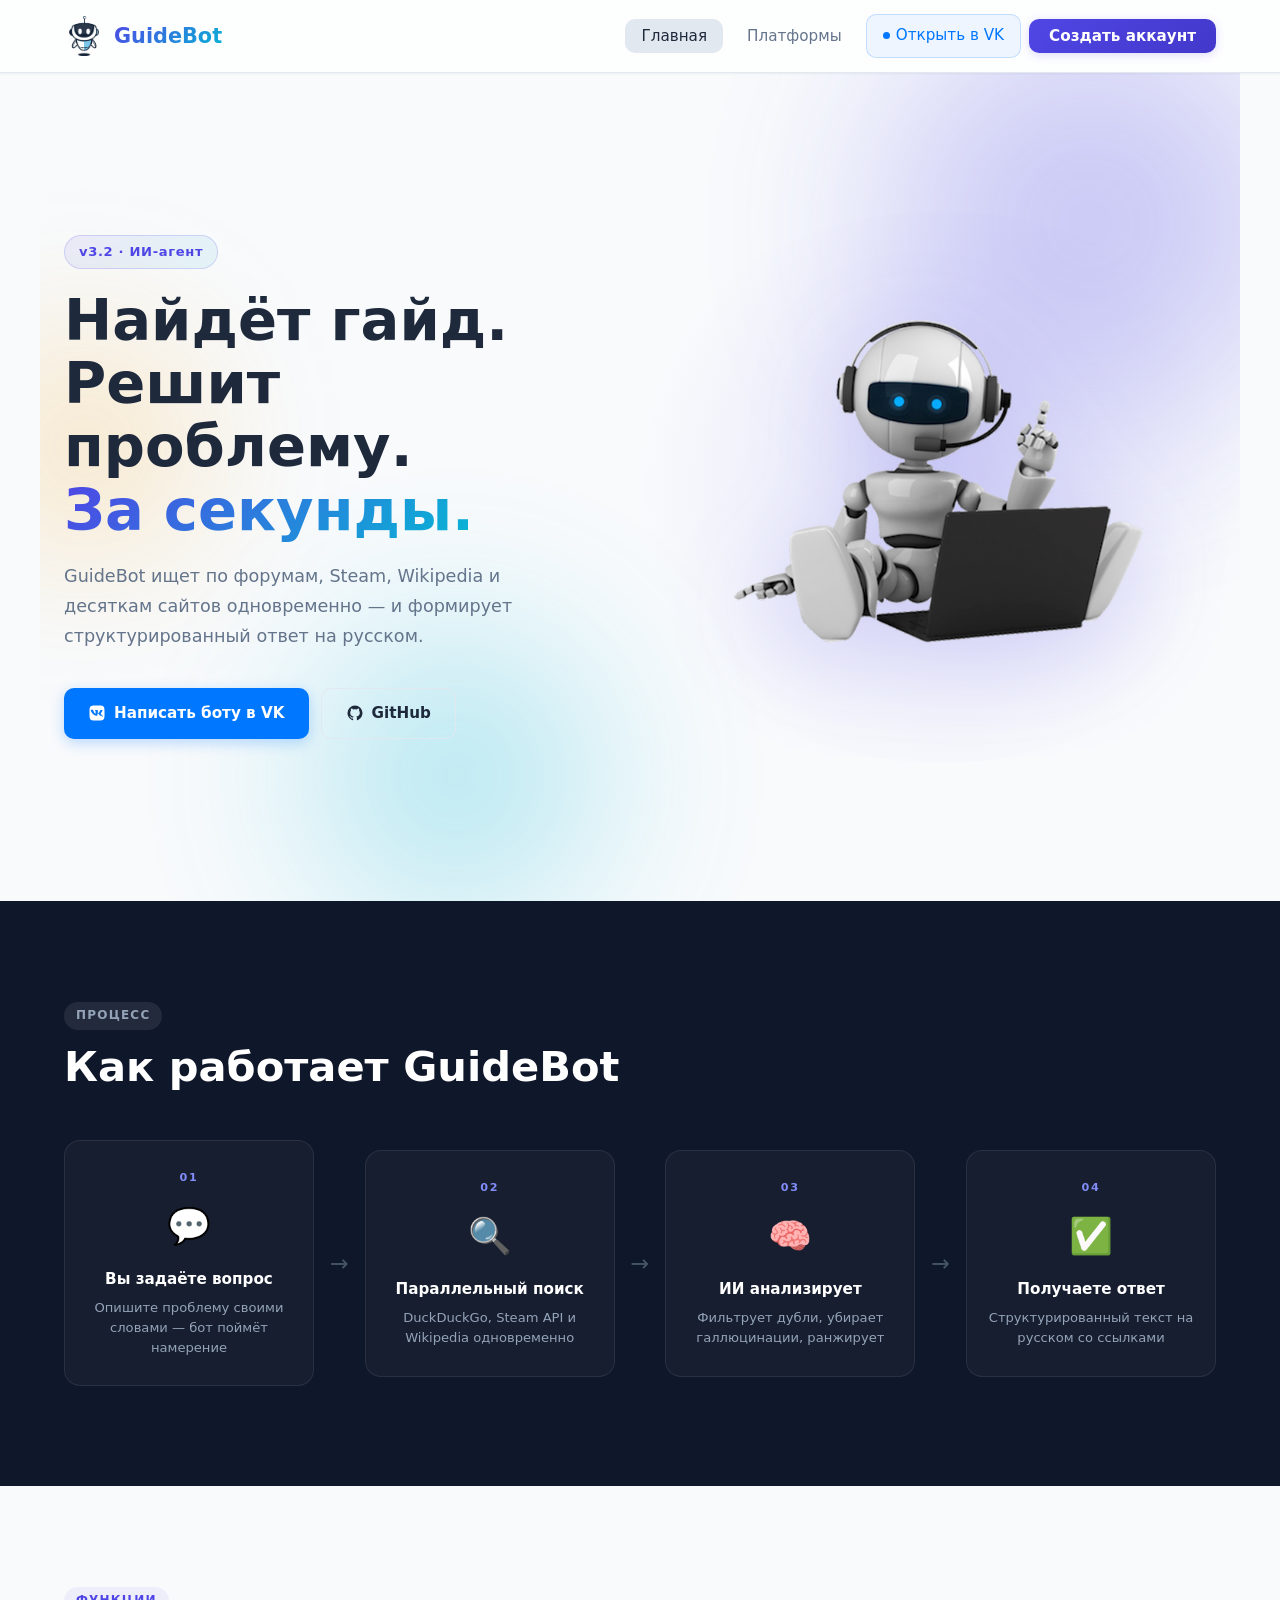
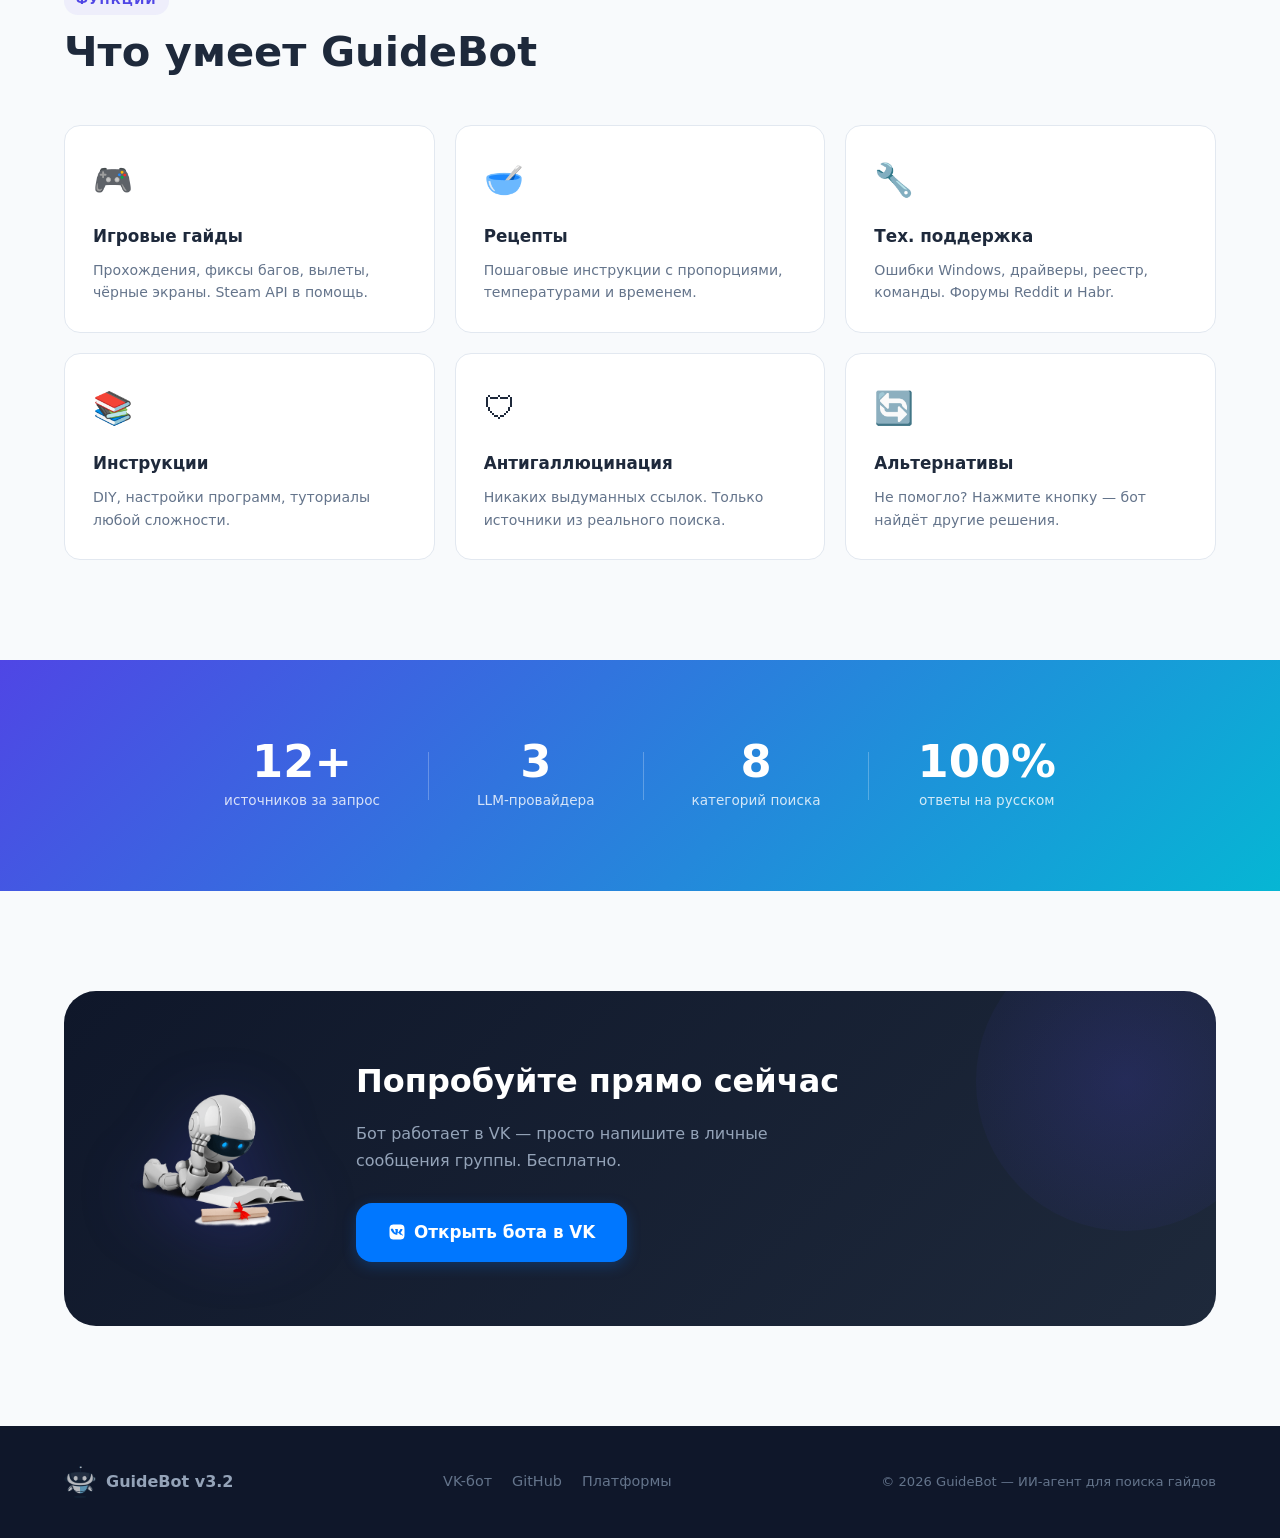
<file: index.html>
<!-- index.html -->
<!DOCTYPE html>
<html lang="ru">
<head>
    <meta charset="UTF-8">
    <meta name="viewport" content="width=device-width, initial-scale=1.0">
    <meta name="description" content="GuideBot — ИИ-агент для поиска гайдов, инструкций, рецептов и решений технических проблем. Работает в VK.">
    <meta name="author" content="DiDeLaoHua">
    <meta property="og:title" content="GuideBot v3.2 — ИИ-агент для гайдов">
    <meta property="og:description" content="Умный бот для VK — найдёт гайд, инструкцию или решение за секунды.">
    <meta property="og:type" content="website">
    <meta property="og:url" content="https://didelaohua.github.io/Guidebot/">
    <meta property="og:image" content="images/ai-mascot.png">
    <title>GuideBot — ИИ-агент для гайдов</title>
    <link rel="icon" href="images/ai-mascot.png" type="image/png">
    <link rel="stylesheet" href="css/style.css">
</head>
<body>

    <!-- Шапка -->
    <header class="site-header">
        <nav class="main-nav">
            <a href="index.html" class="logo">
                <img src="images/ai-mascot.png" alt="GuideBot" class="logo-img" loading="lazy">
                <span class="logo-text">GuideBot</span>
            </a>
            <ul class="nav-list">
                <li><a href="index.html" class="nav-link active">Главная</a></li>
                <li><a href="referrals.html" class="nav-link">Платформы</a></li>
                <li><a href="https://vk.com/club237806063" class="nav-link nav-vk" target="_blank" rel="noopener">
                    <span class="vk-dot"></span>Открыть в VK
                </a></li>
                <li><a href="register.html" class="nav-link nav-register">Создать аккаунт</a></li>
            </ul>
            <button class="mobile-menu-btn" aria-label="Открыть меню">&#9776;</button>
        </nav>
    </header>

    <main>

        <!-- Герой -->
        <section class="hero">
            <div class="hero-bg">
                <div class="hero-orb orb-1"></div>
                <div class="hero-orb orb-2"></div>
                <div class="hero-orb orb-3"></div>
            </div>
            <div class="hero-content">
                <div class="hero-badge">v3.2 · ИИ-агент</div>
                <h1 class="hero-title">
                    Найдёт гайд.<br>
                    Решит проблему.<br>
                    <span class="hero-title-accent">За секунды.</span>
                </h1>
                <p class="hero-subtitle">
                    GuideBot ищет по форумам, Steam, Wikipedia и десяткам сайтов
                    одновременно — и формирует структурированный ответ на русском.
                </p>
                <div class="hero-buttons">
                    <a href="https://vk.com/club237806063" class="btn btn-vk" target="_blank" rel="noopener">
                        <svg class="btn-icon" viewBox="0 0 24 24" fill="currentColor"><path d="M15.07 2H8.93C3.33 2 2 3.33 2 8.93v6.14C2 20.67 3.33 22 8.93 22h6.14C20.67 22 22 20.67 22 15.07V8.93C22 3.33 20.67 2 15.07 2zm3.08 13.5h-1.71c-.64 0-.84-.51-2-1.67-1-.98-1.44-.98-1.69-.98s-.24.04-.24.6v1.5c0 .44-.14.7-1.3.7-1.91 0-4.03-1.16-5.52-3.32C4.35 10.43 3.77 8.6 3.77 8.2c0-.25.09-.48.6-.48h1.71c.45 0 .62.2.79.67.87 2.53 2.33 4.74 2.93 4.74.22 0 .32-.1.32-.65V10.1c-.07-1.17-.68-1.27-.68-1.69 0-.2.17-.4.44-.4h2.7c.38 0 .51.2.51.63v3.4c0 .38.17.51.28.51.22 0 .41-.13.82-.54 1.27-1.42 2.18-3.61 2.18-3.61.12-.25.33-.48.79-.48h1.71c.51 0 .62.26.51.63-.21.99-2.29 3.91-2.29 3.91-.18.29-.25.42 0 .74.18.25.78.77 1.17 1.23.73.84 1.29 1.54 1.44 2.03.12.44-.11.67-.57.67z"/></svg>
                        Написать боту в VK
                    </a>
                    <a href="https://github.com/DiDeLaoHua/Guidebot" class="btn btn-ghost" target="_blank" rel="noopener">
                        <svg class="btn-icon" viewBox="0 0 24 24" fill="currentColor"><path d="M12 2A10 10 0 002 12c0 4.42 2.87 8.17 6.84 9.5.5.08.66-.23.66-.5v-1.69c-2.77.6-3.36-1.34-3.36-1.34-.46-1.16-1.11-1.47-1.11-1.47-.91-.62.07-.6.07-.6 1 .07 1.53 1.03 1.53 1.03.87 1.52 2.34 1.07 2.91.83.09-.65.35-1.09.63-1.34-2.22-.25-4.55-1.11-4.55-4.92 0-1.11.38-2 1.03-2.71-.1-.25-.45-1.29.1-2.64 0 0 .84-.27 2.75 1.02.79-.22 1.65-.33 2.5-.33.85 0 1.71.11 2.5.33 1.91-1.29 2.75-1.02 2.75-1.02.55 1.35.2 2.39.1 2.64.65.71 1.03 1.6 1.03 2.71 0 3.82-2.34 4.66-4.57 4.91.36.31.69.92.69 1.85V21c0 .27.16.59.67.5C19.14 20.16 22 16.42 22 12A10 10 0 0012 2z"/></svg>
                        GitHub
                    </a>
                </div>
            </div>
            <div class="hero-image">
                <div class="hero-glow"></div>
                <img src="images/hero-bot.png" alt="GuideBot" class="hero-img" loading="lazy">
            </div>
        </section>

        <!-- Как это работает -->
        <section class="how-section">
            <div class="section-inner">
                <div class="section-label">Процесс</div>
                <h2 class="section-title">Как работает GuideBot</h2>
                <div class="pipeline">
                    <div class="pipeline-step">
                        <div class="ps-number">01</div>
                        <div class="ps-icon">&#128172;</div>
                        <div class="ps-body">
                            <h3>Вы задаёте вопрос</h3>
                            <p>Опишите проблему своими словами — бот поймёт намерение</p>
                        </div>
                    </div>
                    <div class="pipeline-arrow">&#8594;</div>
                    <div class="pipeline-step">
                        <div class="ps-number">02</div>
                        <div class="ps-icon">&#128269;</div>
                        <div class="ps-body">
                            <h3>Параллельный поиск</h3>
                            <p>DuckDuckGo, Steam API и Wikipedia одновременно</p>
                        </div>
                    </div>
                    <div class="pipeline-arrow">&#8594;</div>
                    <div class="pipeline-step">
                        <div class="ps-number">03</div>
                        <div class="ps-icon">&#129504;</div>
                        <div class="ps-body">
                            <h3>ИИ анализирует</h3>
                            <p>Фильтрует дубли, убирает галлюцинации, ранжирует</p>
                        </div>
                    </div>
                    <div class="pipeline-arrow">&#8594;</div>
                    <div class="pipeline-step">
                        <div class="ps-number">04</div>
                        <div class="ps-icon">&#9989;</div>
                        <div class="ps-body">
                            <h3>Получаете ответ</h3>
                            <p>Структурированный текст на русском со ссылками</p>
                        </div>
                    </div>
                </div>
            </div>
        </section>

        <!-- Возможности -->
        <section class="features-section">
            <div class="section-inner">
                <div class="section-label">Функции</div>
                <h2 class="section-title">Что умеет GuideBot</h2>
                <div class="features-grid">
                    <article class="feature-card fc-purple">
                        <div class="fc-icon">&#127918;</div>
                        <h3>Игровые гайды</h3>
                        <p>Прохождения, фиксы багов, вылеты, чёрные экраны. Steam API в помощь.</p>
                    </article>
                    <article class="feature-card fc-blue">
                        <div class="fc-icon">&#129379;</div>
                        <h3>Рецепты</h3>
                        <p>Пошаговые инструкции с пропорциями, температурами и временем.</p>
                    </article>
                    <article class="feature-card fc-teal">
                        <div class="fc-icon">&#128295;</div>
                        <h3>Тех. поддержка</h3>
                        <p>Ошибки Windows, драйверы, реестр, команды. Форумы Reddit и Habr.</p>
                    </article>
                    <article class="feature-card fc-orange">
                        <div class="fc-icon">&#128218;</div>
                        <h3>Инструкции</h3>
                        <p>DIY, настройки программ, туториалы любой сложности.</p>
                    </article>
                    <article class="feature-card fc-green">
                        <div class="fc-icon">&#128737;</div>
                        <h3>Антигаллюцинация</h3>
                        <p>Никаких выдуманных ссылок. Только источники из реального поиска.</p>
                    </article>
                    <article class="feature-card fc-pink">
                        <div class="fc-icon">&#128260;</div>
                        <h3>Альтернативы</h3>
                        <p>Не помогло? Нажмите кнопку — бот найдёт другие решения.</p>
                    </article>
                </div>
            </div>
        </section>

        <!-- Статистика -->
        <section class="stats-section">
            <div class="section-inner">
                <div class="stats-row">
                    <div class="stat-item">
                        <span class="stat-num">12+</span>
                        <span class="stat-lbl">источников за запрос</span>
                    </div>
                    <div class="stat-divider"></div>
                    <div class="stat-item">
                        <span class="stat-num">3</span>
                        <span class="stat-lbl">LLM-провайдера</span>
                    </div>
                    <div class="stat-divider"></div>
                    <div class="stat-item">
                        <span class="stat-num">8</span>
                        <span class="stat-lbl">категорий поиска</span>
                    </div>
                    <div class="stat-divider"></div>
                    <div class="stat-item">
                        <span class="stat-num">100%</span>
                        <span class="stat-lbl">ответы на русском</span>
                    </div>
                </div>
            </div>
        </section>

        <!-- CTA -->
        <section class="cta-section">
            <div class="section-inner">
                <div class="cta-card">
                    <img src="images/chat-bot.png" alt="GuideBot" class="cta-img" loading="lazy">
                    <div class="cta-body">
                        <h2>Попробуйте прямо сейчас</h2>
                        <p>Бот работает в VK — просто напишите в личные сообщения группы. Бесплатно.</p>
                        <a href="https://vk.com/club237806063" class="btn btn-vk btn-lg" target="_blank" rel="noopener">
                            <svg class="btn-icon" viewBox="0 0 24 24" fill="currentColor"><path d="M15.07 2H8.93C3.33 2 2 3.33 2 8.93v6.14C2 20.67 3.33 22 8.93 22h6.14C20.67 22 22 20.67 22 15.07V8.93C22 3.33 20.67 2 15.07 2zm3.08 13.5h-1.71c-.64 0-.84-.51-2-1.67-1-.98-1.44-.98-1.69-.98s-.24.04-.24.6v1.5c0 .44-.14.7-1.3.7-1.91 0-4.03-1.16-5.52-3.32C4.35 10.43 3.77 8.6 3.77 8.2c0-.25.09-.48.6-.48h1.71c.45 0 .62.2.79.67.87 2.53 2.33 4.74 2.93 4.74.22 0 .32-.1.32-.65V10.1c-.07-1.17-.68-1.27-.68-1.69 0-.2.17-.4.44-.4h2.7c.38 0 .51.2.51.63v3.4c0 .38.17.51.28.51.22 0 .41-.13.82-.54 1.27-1.42 2.18-3.61 2.18-3.61.12-.25.33-.48.79-.48h1.71c.51 0 .62.26.51.63-.21.99-2.29 3.91-2.29 3.91-.18.29-.25.42 0 .74.18.25.78.77 1.17 1.23.73.84 1.29 1.54 1.44 2.03.12.44-.11.67-.57.67z"/></svg>
                            Открыть бота в VK
                        </a>
                    </div>
                </div>
            </div>
        </section>

    </main>

    <!-- Подвал -->
    <footer class="site-footer">
        <div class="footer-inner">
            <div class="footer-brand">
                <img src="images/ai-mascot.png" alt="GuideBot" class="footer-logo" loading="lazy">
                <span>GuideBot v3.2</span>
            </div>
            <div class="footer-links">
                <a href="https://vk.com/club237806063" target="_blank" rel="noopener">VK-бот</a>
                <a href="https://github.com/DiDeLaoHua/Guidebot" target="_blank" rel="noopener">GitHub</a>
                <a href="referrals.html">Платформы</a>
            </div>
            <p class="footer-copy">&#169; 2026 GuideBot — ИИ-агент для поиска гайдов</p>
        </div>
    </footer>

    <script src="js/main.js" defer></script>
</body>
</html>
</file>
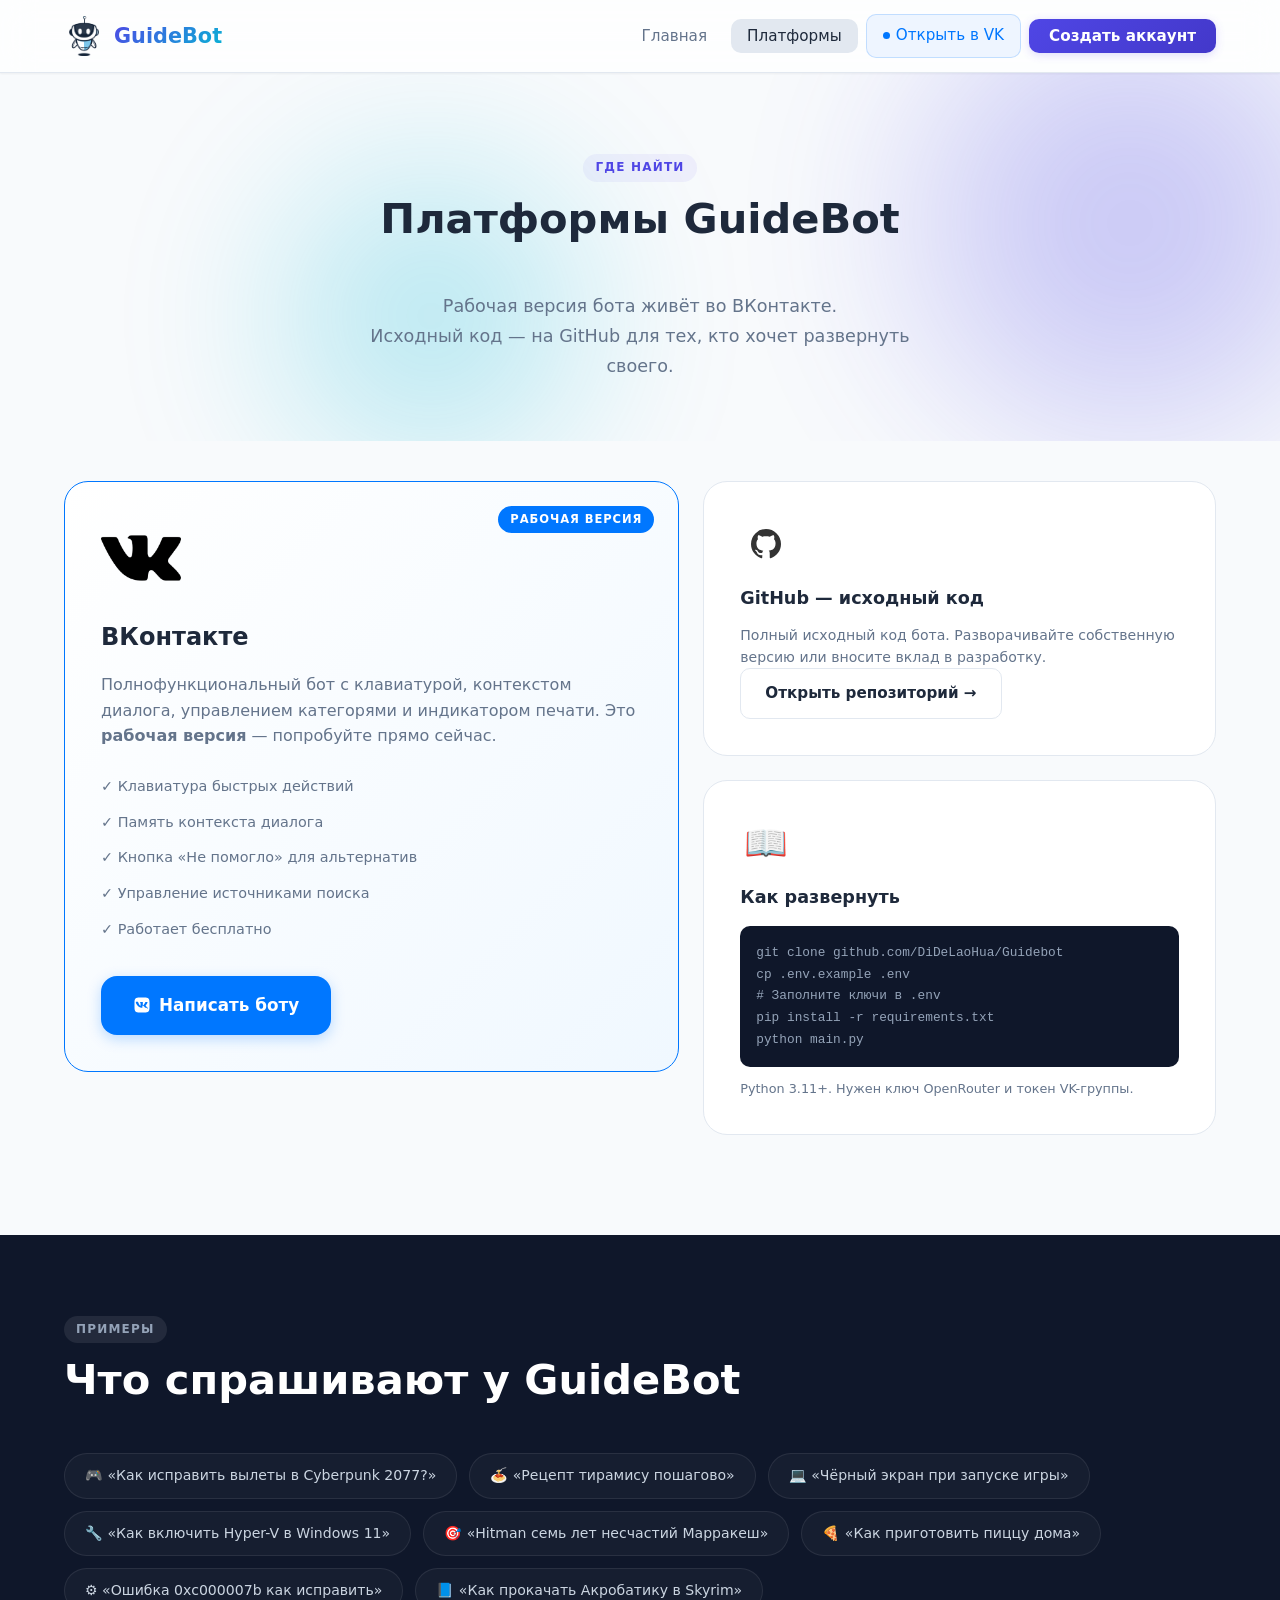
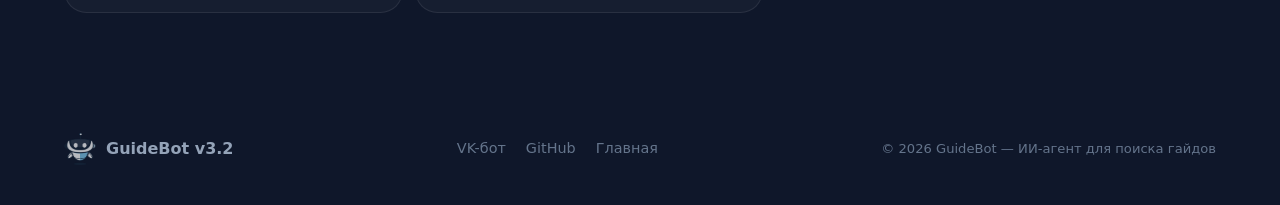
<file: referrals.html>
<!-- referrals.html -->
<!DOCTYPE html>
<html lang="ru">
<head>
    <meta charset="UTF-8">
    <meta name="viewport" content="width=device-width, initial-scale=1.0">
    <meta name="description" content="Платформы GuideBot — работающая версия бота в VK и исходный код на GitHub.">
    <title>Платформы — GuideBot</title>
    <link rel="icon" href="images/ai-mascot.png" type="image/png">
    <link rel="stylesheet" href="css/style.css">
</head>
<body>

    <!-- Шапка -->
    <header class="site-header">
        <nav class="main-nav">
            <a href="index.html" class="logo">
                <img src="images/ai-mascot.png" alt="GuideBot" class="logo-img" loading="lazy">
                <span class="logo-text">GuideBot</span>
            </a>
            <ul class="nav-list">
                <li><a href="index.html" class="nav-link">Главная</a></li>
                <li><a href="referrals.html" class="nav-link active">Платформы</a></li>
                <li><a href="https://vk.com/club237806063" class="nav-link nav-vk" target="_blank" rel="noopener">
                    <span class="vk-dot"></span>Открыть в VK
                </a></li>
                <li><a href="register.html" class="nav-link nav-register">Создать аккаунт</a></li>
            </ul>
            <button class="mobile-menu-btn" aria-label="Открыть меню">&#9776;</button>
        </nav>
    </header>

    <main>

        <!-- Заголовок -->
        <section class="ref-hero">
            <div class="hero-bg">
                <div class="hero-orb orb-1"></div>
                <div class="hero-orb orb-2"></div>
            </div>
            <div class="section-inner">
                <div class="section-label">Где найти</div>
                <h1 class="section-title">Платформы GuideBot</h1>
                <p class="ref-subtitle">
                    Рабочая версия бота живёт во ВКонтакте.<br>
                    Исходный код — на GitHub для тех, кто хочет развернуть своего.
                </p>
            </div>
        </section>

        <!-- Карточки платформ -->
        <section class="platforms-section">
            <div class="section-inner">
                <div class="platforms-grid-big">

                    <!-- VK — главная карточка -->
                    <article class="plat-card plat-vk plat-main">
                        <div class="plat-badge">Рабочая версия</div>
                        <div class="plat-icon-wrap">
                            <img src="images/vk-logo.png" alt="VK Logo" class="plat-svg">
                        </div>
                        <h2 class="plat-name">ВКонтакте</h2>
                        <p class="plat-desc">
                            Полнофункциональный бот с клавиатурой, контекстом диалога,
                            управлением категорями и индикатором печати.
                            Это <strong>рабочая версия</strong> — попробуйте прямо сейчас.
                        </p>
                        <ul class="plat-features">
                            <li>&#10003; Клавиатура быстрых действий</li>
                            <li>&#10003; Память контекста диалога</li>
                            <li>&#10003; Кнопка «Не помогло» для альтернатив</li>
                            <li>&#10003; Управление источниками поиска</li>
                            <li>&#10003; Работает бесплатно</li>
                        </ul>
                        <a href="https://vk.com/club237806063" target="_blank" rel="noopener" class="btn btn-vk btn-lg">
                            <svg class="btn-icon" viewBox="0 0 24 24" fill="currentColor"><path d="M15.07 2H8.93C3.33 2 2 3.33 2 8.93v6.14C2 20.67 3.33 22 8.93 22h6.14C20.67 22 22 20.67 22 15.07V8.93C22 3.33 20.67 2 15.07 2zm3.08 13.5h-1.71c-.64 0-.84-.51-2-1.67-1-.98-1.44-.98-1.69-.98s-.24.04-.24.6v1.5c0 .44-.14.7-1.3.7-1.91 0-4.03-1.16-5.52-3.32C4.35 10.43 3.77 8.6 3.77 8.2c0-.25.09-.48.6-.48h1.71c.45 0 .62.2.79.67.87 2.53 2.33 4.74 2.93 4.74.22 0 .32-.1.32-.65V10.1c-.07-1.17-.68-1.27-.68-1.69 0-.2.17-.4.44-.4h2.7c.38 0 .51.2.51.63v3.4c0 .38.17.51.28.51.22 0 .41-.13.82-.54 1.27-1.42 2.18-3.61 2.18-3.61.12-.25.33-.48.79-.48h1.71c.51 0 .62.26.51.63-.21.99-2.29 3.91-2.29 3.91-.18.29-.25.42 0 .74.18.25.78.77 1.17 1.23.73.84 1.29 1.54 1.44 2.03.12.44-.11.67-.57.67z"/></svg>
                            Написать боту
                        </a>
                    </article>

                    <!-- Правая колонка -->
                    <div class="plat-col">

                        <!-- GitHub -->
                        <article class="plat-card plat-github">
                            <div class="plat-icon-wrap plat-icon-sm">
                                <svg class="plat-svg-sm" viewBox="0 0 24 24" fill="currentColor"><path d="M12 2A10 10 0 002 12c0 4.42 2.87 8.17 6.84 9.5.5.08.66-.23.66-.5v-1.69c-2.77.6-3.36-1.34-3.36-1.34-.46-1.16-1.11-1.47-1.11-1.47-.91-.62.07-.6.07-.6 1 .07 1.53 1.03 1.53 1.03.87 1.52 2.34 1.07 2.91.83.09-.65.35-1.09.63-1.34-2.22-.25-4.55-1.11-4.55-4.92 0-1.11.38-2 1.03-2.71-.1-.25-.45-1.29.1-2.64 0 0 .84-.27 2.75 1.02.79-.22 1.65-.33 2.5-.33.85 0 1.71.11 2.5.33 1.91-1.29 2.75-1.02 2.75-1.02.55 1.35.2 2.39.1 2.64.65.71 1.03 1.6 1.03 2.71 0 3.82-2.34 4.66-4.57 4.91.36.31.69.92.69 1.85V21c0 .27.16.59.67.5C19.14 20.16 22 16.42 22 12A10 10 0 0012 2z"/></svg>
                            </div>
                            <h3 class="plat-name-sm">GitHub — исходный код</h3>
                            <p class="plat-desc-sm">
                                Полный исходный код бота. Разворачивайте собственную версию
                                или вносите вклад в разработку.
                            </p>
                            <a href="https://github.com/DiDeLaoHua/Guidebot" target="_blank" rel="noopener" class="btn btn-ghost">
                                Открыть репозиторий &#8594;
                            </a>
                        </article>

                        <!-- Инструкция по установке -->
                        <article class="plat-card plat-docs">
                            <div class="plat-icon-wrap plat-icon-sm">
                                <span class="plat-emoji">&#128214;</span>
                            </div>
                            <h3 class="plat-name-sm">Как развернуть</h3>
                            <div class="code-block">
                                <pre><code>git clone github.com/DiDeLaoHua/Guidebot
cp .env.example .env
# Заполните ключи в .env
pip install -r requirements.txt
python main.py</code></pre>
                            </div>
                            <p class="plat-desc-sm small">Python 3.11+. Нужен ключ OpenRouter и токен VK-группы.</p>
                        </article>

                    </div>
                </div>
            </div>
        </section>

        <!-- Примеры запросов -->
        <section class="usage-section">
            <div class="section-inner">
                <div class="section-label">Примеры</div>
                <h2 class="section-title">Что спрашивают у GuideBot</h2>
                <div class="examples-grid">
                    <div class="example-pill">&#127918; «Как исправить вылеты в Cyberpunk 2077?»</div>
                    <div class="example-pill">&#127837; «Рецепт тирамису пошагово»</div>
                    <div class="example-pill">&#128187; «Чёрный экран при запуске игры»</div>
                    <div class="example-pill">&#128295; «Как включить Hyper-V в Windows 11»</div>
                    <div class="example-pill">&#127919; «Hitman семь лет несчастий Марракеш»</div>
                    <div class="example-pill">&#127829; «Как приготовить пиццу дома»</div>
                    <div class="example-pill">&#9881; «Ошибка 0xc000007b как исправить»</div>
                    <div class="example-pill">&#128216; «Как прокачать Акробатику в Skyrim»</div>
                </div>
            </div>
        </section>

    </main>

    <!-- Подвал -->
    <footer class="site-footer">
        <div class="footer-inner">
            <div class="footer-brand">
                <img src="images/ai-mascot.png" alt="GuideBot" class="footer-logo" loading="lazy">
                <span>GuideBot v3.2</span>
            </div>
            <div class="footer-links">
                <a href="https://vk.com/club237806063" target="_blank" rel="noopener">VK-бот</a>
                <a href="https://github.com/DiDeLaoHua/Guidebot" target="_blank" rel="noopener">GitHub</a>
                <a href="index.html">Главная</a>
            </div>
            <p class="footer-copy">&#169; 2026 GuideBot — ИИ-агент для поиска гайдов</p>
        </div>
    </footer>

    <script src="js/main.js" defer></script>
</body>
</html>
</file>
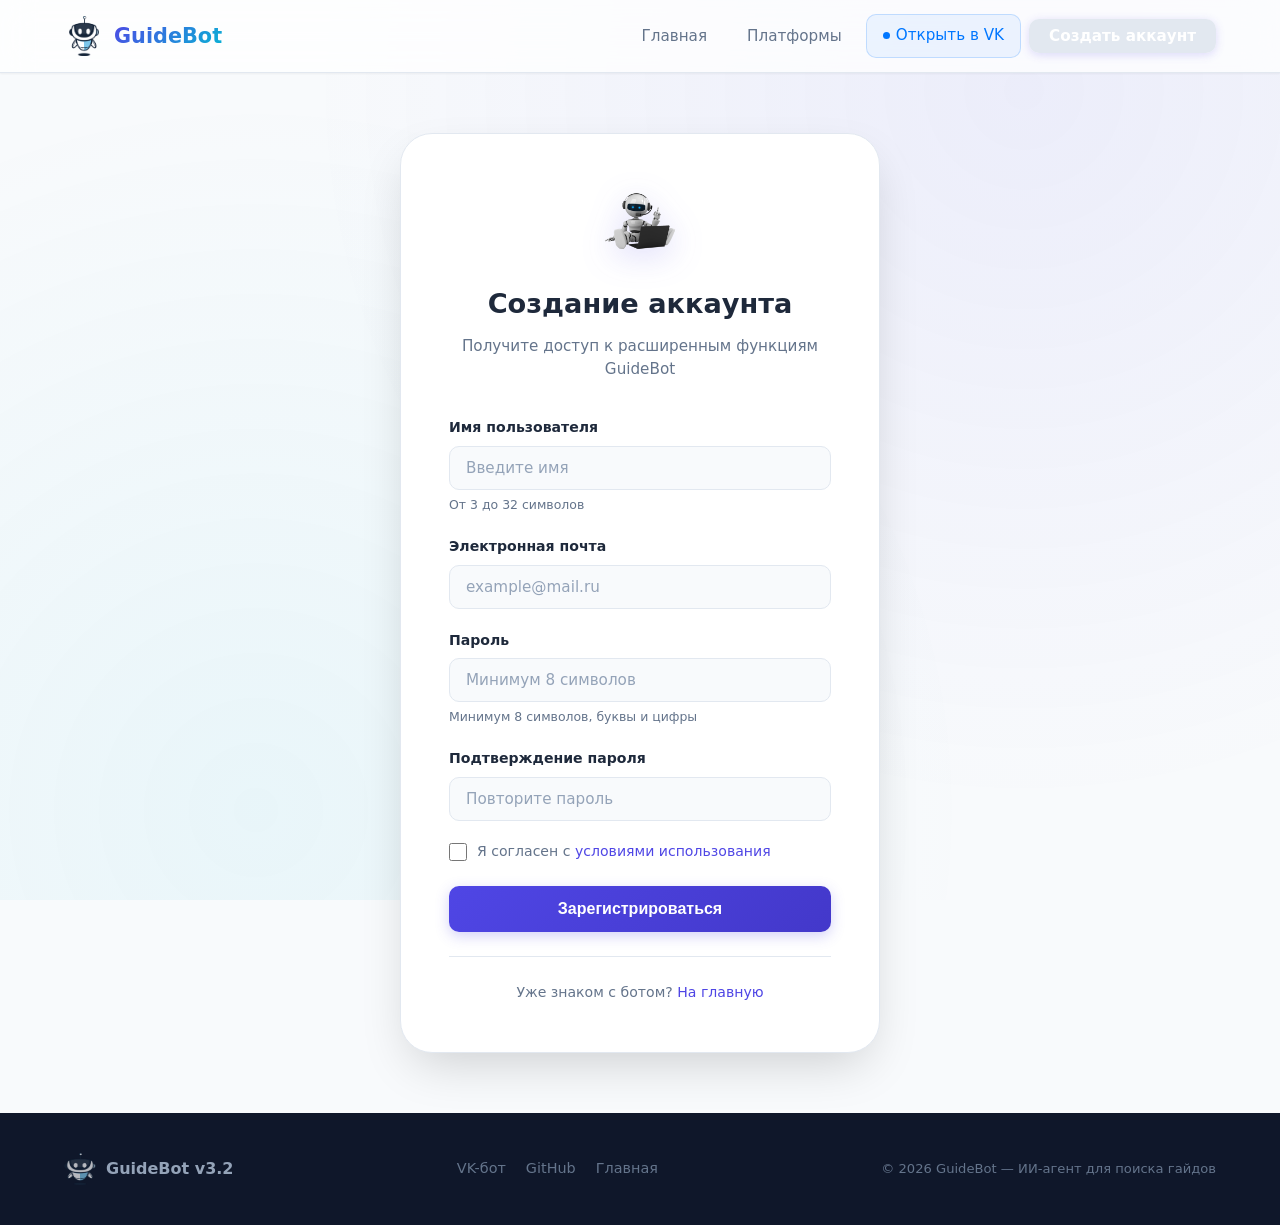
<file: register.html>
<!-- register.html -->
<!DOCTYPE html>
<html lang="ru">
<head>
    <meta charset="UTF-8">
    <meta name="viewport" content="width=device-width, initial-scale=1.0">
    <meta name="description" content="Регистрация в GuideBot — создайте аккаунт для расширенных возможностей">
    <title>Регистрация — GuideBot</title>
    <link rel="icon" href="images/ai-mascot.png" type="image/png">
    <link rel="stylesheet" href="css/style.css">
</head>
<body>

    <!-- Шапка -->
    <header class="site-header">
        <nav class="main-nav" aria-label="Главное меню">
            <a href="index.html" class="logo">
                <img src="images/ai-mascot.png" alt="GuideBot" class="logo-img" loading="lazy">
                <span class="logo-text">GuideBot</span>
            </a>
            <ul class="nav-list">
                <li><a href="index.html" class="nav-link">Главная</a></li>
                <li><a href="referrals.html" class="nav-link">Платформы</a></li>
                <li><a href="https://vk.com/club237806063" class="nav-link nav-vk" target="_blank" rel="noopener">
                    <span class="vk-dot"></span>Открыть в VK
                </a></li>
                <li><a href="register.html" class="nav-link nav-register active">Создать аккаунт</a></li>
            </ul>
            <button class="mobile-menu-btn" aria-label="Открыть меню">&#9776;</button>
        </nav>
    </header>

    <main>
        <section class="auth-section">
            <div class="auth-card">
                <div class="auth-header">
                    <img src="images/hero-bot.png" alt="Регистрация" class="auth-img" loading="lazy">
                    <h1 class="auth-title">Создание аккаунта</h1>
                    <p class="auth-subtitle">Получите доступ к расширенным функциям GuideBot</p>
                </div>

                <!-- Форма с inline-валидацией и измененным action -->
                <form class="auth-form" action="404.html" method="POST" onsubmit="return handleRegister(event)">
                    <div class="form-group">
                        <label for="username" class="form-label">Имя пользователя</label>
                        <input type="text" id="username" name="username" class="form-input"
                               placeholder="Введите имя" required minlength="3" maxlength="32">
                        <span class="form-error"></span>
                        <span class="form-hint">От 3 до 32 символов</span>
                    </div>

                    <div class="form-group">
                        <label for="email" class="form-label">Электронная почта</label>
                        <input type="email" id="email" name="email" class="form-input"
                               placeholder="example@mail.ru" required>
                        <span class="form-error"></span>
                    </div>

                    <div class="form-group">
                        <label for="password" class="form-label">Пароль</label>
                        <input type="password" id="password" name="password" class="form-input"
                               placeholder="Минимум 8 символов" required minlength="8">
                        <span class="form-error"></span>
                        <span class="form-hint">Минимум 8 символов, буквы и цифры</span>
                    </div>

                    <div class="form-group">
                        <label for="confirm" class="form-label">Подтверждение пароля</label>
                        <input type="password" id="confirm" name="confirm" class="form-input"
                               placeholder="Повторите пароль" required>
                        <span class="form-error"></span>
                    </div>

                    <div class="form-group checkbox-group">
                        <input type="checkbox" id="agree" name="agree" class="form-checkbox" required>
                        <label for="agree" class="checkbox-label">
                            Я согласен с <a href="404.html" class="link">условиями использования</a>
                        </label>
                    </div>

                    <button type="submit" class="btn btn-primary btn-full">Зарегистрироваться</button>
                </form>

                <div class="auth-footer">
                    <p>Уже знаком с ботом? <a href="index.html" class="link">На главную</a></p>
                </div>
            </div>
        </section>
    </main>

    <!-- Подвал -->
    <footer class="site-footer">
        <div class="footer-inner">
            <div class="footer-brand">
                <img src="images/ai-mascot.png" alt="GuideBot" class="footer-logo" loading="lazy">
                <span>GuideBot v3.2</span>
            </div>
            <div class="footer-links">
                <a href="https://vk.com/club237806063" target="_blank" rel="noopener">VK-бот</a>
                <a href="https://github.com/DiDeLaoHua/Guidebot" target="_blank" rel="noopener">GitHub</a>
                <a href="index.html">Главная</a>
            </div>
            <p class="footer-copy">&#169; 2026 GuideBot — ИИ-агент для поиска гайдов</p>
        </div>
    </footer>

    <script src="js/main.js" defer></script>
</body>
</html>
</file>
<file: css/style.css>
/* style.css */
/* =============================================================================
   Тема / Переменные
   ============================================================================= */

:root {
    --primary:      #4f46e5;
    --primary-d:    #4338ca;
    --primary-l:    #818cf8;
    --secondary:    #06b6d4;
    --accent:       #f59e0b;
    --vk:           #0077FF;
    --vk-d:         #0066dd;
    --success:      #10b981;
    --danger:       #ef4444;

    --bg:           #f8fafc;
    --bg-dark:      #0f172a;
    --bg-card:      #ffffff;
    --bg-glass:     rgba(255, 255, 255, 0.75);

    --text:         #1e293b;
    --text-muted:   #64748b;
    --text-light:   #94a3b8;

    --border:       #e2e8f0;

    --shadow-sm:    0 1px 2px 0 rgb(0 0 0 / .05);
    --shadow:       0 4px 6px -1px rgb(0 0 0 / .08), 0 2px 4px -2px rgb(0 0 0 / .05);
    --shadow-lg:    0 10px 25px -5px rgb(0 0 0 / .12), 0 8px 10px -6px rgb(0 0 0 / .06);
    --shadow-xl:    0 20px 50px -12px rgb(0 0 0 / .18);

    --radius:       16px;
    --radius-sm:    10px;
    --radius-lg:    24px;
    --radius-xl:    32px;

    --transition:   all .25s cubic-bezier(.4, 0, .2, 1);
    --header-h:     72px;
}

/* =============================================================================
   Сброс и базовая типографика
   ============================================================================= */

*, *::before, *::after { margin: 0; padding: 0; box-sizing: border-box; }

html {
    scroll-behavior: smooth;
    -webkit-font-smoothing: antialiased;
}

body {
    font-family: 'Segoe UI', system-ui, -apple-system, sans-serif;
    background: var(--bg);
    color: var(--text);
    line-height: 1.65;
    min-height: 100vh;
    display: flex;
    flex-direction: column;
}

img { display: block; max-width: 100%; height: auto; }
a   { text-decoration: none; color: inherit; }
ul  { list-style: none; }

/* =============================================================================
   Навигация
   ============================================================================= */

.site-header {
    background: var(--bg-glass);
    backdrop-filter: blur(16px);
    -webkit-backdrop-filter: blur(16px);
    border-bottom: 1px solid var(--border);
    position: sticky;
    top: 0;
    z-index: 100;
    box-shadow: var(--shadow-sm);
}

.main-nav {
    max-width: 1200px;
    margin: 0 auto;
    padding: 0 24px;
    height: var(--header-h);
    display: flex;
    align-items: center;
    justify-content: space-between;
    gap: 24px;
}

.logo {
    display: flex;
    align-items: center;
    gap: 10px;
    font-weight: 800;
    font-size: 1.3rem;
    flex-shrink: 0;
    transition: var(--transition);
}

.logo:hover .logo-img { transform: scale(1.1) rotate(-5deg); }

.logo-img { width: 40px; height: 40px; object-fit: contain; border-radius: 8px; }

.logo-text {
    background: linear-gradient(135deg, var(--primary), var(--secondary));
    -webkit-background-clip: text;
    -webkit-text-fill-color: transparent;
    background-clip: text;
}

.nav-list { display: flex; align-items: center; gap: 8px; }

.nav-link {
    padding: 8px 16px;
    border-radius: var(--radius-sm);
    font-weight: 500;
    font-size: .95rem;
    color: var(--text-muted);
    transition: var(--transition);
}

.nav-link:hover, .nav-link.active { color: var(--text); background: var(--border); }

.nav-vk {
    display: flex;
    align-items: center;
    gap: 6px;
    background: #0077FF10;
    color: var(--vk);
    border: 1px solid #0077FF30;
}

.nav-vk:hover { background: var(--vk); color: white; }

.vk-dot {
    width: 7px;
    height: 7px;
    border-radius: 50%;
    background: var(--vk);
    animation: pulse 2s infinite;
}

.nav-vk:hover .vk-dot { background: white; }

.nav-register {
    padding: 8px 20px;
    background: linear-gradient(135deg, var(--primary), var(--primary-d));
    color: white !important;
    border-radius: var(--radius-sm);
    font-weight: 600;
    box-shadow: 0 2px 10px #4f46e530;
    transition: var(--transition);
}

.nav-register:hover { 
    transform: translateY(-2px); 
    box-shadow: 0 4px 14px #4f46e540; 
    background: linear-gradient(135deg, var(--primary-l), var(--primary));
    color: white !important;
}

.mobile-menu-btn {
    display: none;
    background: none;
    border: none;
    font-size: 1.4rem;
    cursor: pointer;
    padding: 8px;
    border-radius: var(--radius-sm);
    color: var(--text);
}

/* =============================================================================
   Утилиты
   ============================================================================= */

.section-inner { max-width: 1200px; margin: 0 auto; padding: 0 24px; }

.section-label {
    display: inline-block;
    font-size: .75rem;
    font-weight: 700;
    letter-spacing: .1em;
    text-transform: uppercase;
    color: var(--primary);
    background: #4f46e510;
    padding: 4px 12px;
    border-radius: 100px;
    margin-bottom: 12px;
}

.section-title {
    font-size: clamp(1.8rem, 3.5vw, 2.6rem);
    font-weight: 800;
    line-height: 1.2;
    color: var(--text);
    margin-bottom: 48px;
}

/* =============================================================================
   Кнопки
   ============================================================================= */

.btn {
    display: inline-flex;
    align-items: center;
    gap: 8px;
    padding: 12px 24px;
    border-radius: var(--radius-sm);
    font-weight: 600;
    font-size: .95rem;
    cursor: pointer;
    transition: var(--transition);
    border: none;
    white-space: nowrap;
}

.btn-icon { width: 18px; height: 18px; flex-shrink: 0; }
.btn-lg   { padding: 16px 32px; font-size: 1.05rem; border-radius: var(--radius); }

.btn-vk {
    background: var(--vk);
    color: white;
    box-shadow: 0 4px 14px #0077ff40;
}

.btn-vk:hover {
    background: var(--vk-d);
    transform: translateY(-2px);
    box-shadow: 0 6px 20px #0077ff50;
}

.btn-ghost {
    background: transparent;
    color: var(--text);
    border: 1.5px solid var(--border);
}

.btn-ghost:hover {
    background: var(--text);
    color: white;
    border-color: var(--text);
}

.btn-primary {
    background: linear-gradient(135deg, var(--primary), var(--primary-d));
    color: white;
    box-shadow: 0 4px 14px #4f46e540;
}

.btn-primary:hover {
    transform: translateY(-2px);
    box-shadow: 0 6px 20px #4f46e550;
    filter: brightness(1.08);
}

.btn-secondary {
    background: transparent;
    color: var(--primary);
    border: 1.5px solid var(--primary);
}

.btn-secondary:hover {
    background: var(--primary);
    color: white;
    transform: translateY(-2px);
}

.btn-full {
    width: 100%;
    justify-content: center;
    padding: 14px 24px;
    font-size: 1rem;
    border-radius: var(--radius-sm);
}

/* =============================================================================
   Герой
   ============================================================================= */

.hero {
    position: relative;
    min-height: calc(100vh - var(--header-h));
    display: grid;
    grid-template-columns: 1fr 1fr;
    align-items: center;
    gap: 48px;
    max-width: 1200px;
    margin: 0 auto;
    padding: 80px 24px;
    overflow: hidden;
}

.hero-bg { position: absolute; inset: 0; pointer-events: none; z-index: 0; }

.hero-orb {
    position: absolute;
    border-radius: 50%;
    filter: blur(80px);
    opacity: .35;
}

.orb-1 { width: 500px; height: 500px; background: radial-gradient(circle, #4f46e5, transparent); top: -100px; right: -100px; }
.orb-2 { width: 350px; height: 350px; background: radial-gradient(circle, #06b6d4, transparent); bottom: -50px; left: 20%; }
.orb-3 { width: 250px; height: 250px; background: radial-gradient(circle, #f59e0b, transparent); top: 30%; left: -80px; }

.hero-content { position: relative; z-index: 1; }

.hero-badge {
    display: inline-block;
    padding: 5px 14px;
    background: linear-gradient(135deg, #4f46e515, #06b6d415);
    border: 1px solid #4f46e530;
    border-radius: 100px;
    font-size: .82rem;
    font-weight: 600;
    color: var(--primary);
    margin-bottom: 20px;
    letter-spacing: .05em;
}

.hero-title {
    font-size: clamp(2.4rem, 5vw, 3.6rem);
    font-weight: 900;
    line-height: 1.1;
    margin-bottom: 20px;
    color: var(--text);
}

.hero-title-accent {
    background: linear-gradient(135deg, var(--primary), var(--secondary));
    -webkit-background-clip: text;
    -webkit-text-fill-color: transparent;
    background-clip: text;
}

.hero-subtitle {
    font-size: 1.1rem;
    color: var(--text-muted);
    max-width: 480px;
    margin-bottom: 36px;
    line-height: 1.7;
}

.hero-buttons { display: flex; gap: 12px; flex-wrap: wrap; }

.hero-image {
    position: relative;
    z-index: 1;
    display: flex;
    align-items: center;
    justify-content: center;
}

.hero-glow {
    position: absolute;
    width: 120%;
    height: 120%;
    background: radial-gradient(circle, #4f46e520 0%, transparent 70%);
    border-radius: 50%;
}

.hero-img {
    width: 100%;
    max-width: 460px;
    filter: drop-shadow(0 24px 48px #4f46e530);
    animation: float 4s ease-in-out infinite;
    border-radius: var(--radius-lg);
}

/* =============================================================================
   Секция «Как работает»
   ============================================================================= */

.how-section { background: var(--bg-dark); padding: 100px 0; color: white; }
.how-section .section-label { background: #ffffff15; color: #94a3b8; }
.how-section .section-title { color: white; }

.pipeline {
    display: grid;
    grid-template-columns: 1fr auto 1fr auto 1fr auto 1fr;
    align-items: center;
    gap: 16px;
}

.pipeline-step {
    background: #ffffff08;
    border: 1px solid #ffffff15;
    border-radius: var(--radius);
    padding: 28px 20px;
    text-align: center;
    transition: var(--transition);
}

.pipeline-step:hover {
    background: #ffffff12;
    border-color: #4f46e560;
    transform: translateY(-4px);
}

.ps-number { font-size: .7rem; font-weight: 800; letter-spacing: .15em; color: var(--primary-l); margin-bottom: 10px; }
.ps-icon   { font-size: 2.2rem; margin-bottom: 12px; }

.ps-body h3 { font-size: .95rem; font-weight: 700; color: white; margin-bottom: 6px; }
.ps-body p  { font-size: .82rem; color: #94a3b8; line-height: 1.5; }

.pipeline-arrow { font-size: 1.4rem; color: #475569; flex-shrink: 0; }

/* =============================================================================
   Секция возможностей
   ============================================================================= */

.features-section { padding: 100px 0; }

.features-grid { display: grid; grid-template-columns: repeat(3, 1fr); gap: 20px; }

.feature-card {
    padding: 28px;
    border-radius: var(--radius);
    border: 1px solid var(--border);
    background: var(--bg-card);
    transition: var(--transition);
    position: relative;
    overflow: hidden;
}

.feature-card::before {
    content: '';
    position: absolute;
    inset: 0;
    opacity: 0;
    transition: var(--transition);
}

.feature-card:hover { transform: translateY(-4px); box-shadow: var(--shadow-lg); }
.feature-card:hover::before { opacity: 1; }

.fc-purple::before { background: linear-gradient(135deg, #4f46e508, transparent); }
.fc-blue::before   { background: linear-gradient(135deg, #06b6d408, transparent); }
.fc-teal::before   { background: linear-gradient(135deg, #10b98108, transparent); }
.fc-orange::before { background: linear-gradient(135deg, #f59e0b08, transparent); }
.fc-green::before  { background: linear-gradient(135deg, #22c55e08, transparent); }
.fc-pink::before   { background: linear-gradient(135deg, #ec489908, transparent); }

.fc-icon { font-size: 2rem; margin-bottom: 16px; }

.feature-card h3 { font-size: 1.05rem; font-weight: 700; margin-bottom: 8px; }
.feature-card p  { font-size: .88rem; color: var(--text-muted); line-height: 1.6; }

/* =============================================================================
   Статистика
   ============================================================================= */

.stats-section {
    background: linear-gradient(135deg, var(--primary), var(--secondary));
    padding: 64px 0;
    color: white;
}

.stats-row { display: flex; align-items: center; justify-content: center; gap: 0; flex-wrap: wrap; }

.stat-item { display: flex; flex-direction: column; align-items: center; gap: 4px; padding: 16px 48px; text-align: center; }
.stat-num   { font-size: 2.8rem; font-weight: 900; line-height: 1; }
.stat-lbl   { font-size: .85rem; opacity: .8; font-weight: 500; }

.stat-divider { width: 1px; height: 48px; background: rgba(255,255,255,.25); flex-shrink: 0; }

/* =============================================================================
   CTA
   ============================================================================= */

.cta-section { padding: 100px 0; }

.cta-card {
    background: linear-gradient(135deg, #0f172a, #1e293b);
    border-radius: var(--radius-xl);
    padding: 64px;
    display: flex;
    align-items: center;
    gap: 48px;
    position: relative;
    overflow: hidden;
}

.cta-card::before {
    content: '';
    position: absolute;
    top: -60px; right: -60px;
    width: 300px; height: 300px;
    background: radial-gradient(circle, #4f46e530, transparent);
    border-radius: 50%;
}

.cta-img {
    width: 180px;
    flex-shrink: 0;
    filter: drop-shadow(0 16px 32px #4f46e540);
    animation: float 4s ease-in-out infinite;
    border-radius: var(--radius);
}

.cta-body h2 { font-size: 2rem; font-weight: 800; color: white; margin-bottom: 12px; }
.cta-body p  { color: #94a3b8; margin-bottom: 28px; max-width: 480px; line-height: 1.7; }

/* =============================================================================
   Секция платформ / герой
   ============================================================================= */

.ref-hero {
    position: relative;
    padding: 80px 0 60px;
    overflow: hidden;
    text-align: center;
}

.ref-hero .section-inner { position: relative; z-index: 1; }

.ref-subtitle {
    font-size: 1.1rem;
    color: var(--text-muted);
    line-height: 1.7;
    max-width: 560px;
    margin: 0 auto;
}

/* =============================================================================
   Платформы
   ============================================================================= */

.platforms-section { padding: 40px 0 100px; }

.platforms-grid-big { display: grid; grid-template-columns: 1.2fr 1fr; gap: 24px; align-items: start; }

.plat-card {
    background: var(--bg-card);
    border: 1px solid var(--border);
    border-radius: var(--radius-lg);
    padding: 36px;
    transition: var(--transition);
}

.plat-card:hover { box-shadow: var(--shadow-lg); transform: translateY(-3px); }

.plat-main { position: relative; border-color: var(--vk); background: linear-gradient(135deg, #ffffff, #f0f8ff); }

.plat-badge {
    position: absolute;
    top: 24px; right: 24px;
    background: var(--vk);
    color: white;
    font-size: .72rem;
    font-weight: 700;
    letter-spacing: .08em;
    text-transform: uppercase;
    padding: 4px 12px;
    border-radius: 100px;
}

.plat-icon-wrap { width: 80px; height: 80px; display: flex; align-items: center; justify-content: center; margin-bottom: 20px; }
.plat-icon-sm   { width: 52px; height: 52px; margin-bottom: 14px; }

.plat-svg    { width: 80px; height: 80px; border-radius: 20px; }
.plat-svg-sm { width: 36px; height: 36px; color: #333; }
.plat-emoji  { font-size: 2.2rem; }

.plat-name    { font-size: 1.5rem; font-weight: 800; margin-bottom: 14px; }
.plat-name-sm { font-size: 1.1rem; font-weight: 700; margin-bottom: 10px; }

.plat-desc    { color: var(--text-muted); margin-bottom: 20px; line-height: 1.6; }
.plat-desc-sm { color: var(--text-muted); margin-top: 12px; font-size: .88rem; line-height: 1.5; }
.plat-desc-sm.small { font-size: .8rem; }

.plat-features { margin-bottom: 28px; }
.plat-features li { padding: 6px 0; font-size: .9rem; color: var(--text-muted); display: flex; align-items: center; gap: 8px; }

.plat-col { display: flex; flex-direction: column; gap: 24px; }

.code-block { background: #0f172a; border-radius: var(--radius-sm); padding: 16px; margin-top: 14px; }
.code-block pre { overflow-x: auto; }
.code-block code { font-family: 'Cascadia Code', 'Fira Code', monospace; font-size: .8rem; color: #94a3b8; line-height: 1.7; white-space: pre; }

/* =============================================================================
   Примеры запросов
   ============================================================================= */

.usage-section { background: var(--bg-dark); padding: 80px 0; }
.usage-section .section-label { background: #ffffff15; color: #94a3b8; }
.usage-section .section-title { color: white; }

.examples-grid { display: flex; flex-wrap: wrap; gap: 12px; }

.example-pill {
    background: #ffffff08;
    border: 1px solid #ffffff15;
    border-radius: 100px;
    padding: 10px 20px;
    font-size: .88rem;
    color: #cbd5e1;
    transition: var(--transition);
    cursor: default;
}

.example-pill:hover { background: #4f46e520; border-color: #4f46e550; color: white; }

/* =============================================================================
   Форма регистрации
   ============================================================================= */

.auth-section {
    flex: 1;
    display: flex;
    align-items: center;
    justify-content: center;
    padding: 60px 24px;
    position: relative;
}

.auth-section::before {
    content: '';
    position: fixed;
    inset: 0;
    background:
        radial-gradient(circle at 80% 10%, #4f46e512 0%, transparent 55%),
        radial-gradient(circle at 20% 90%, #06b6d410 0%, transparent 55%);
    pointer-events: none;
    z-index: 0;
}

.auth-card {
    position: relative;
    z-index: 1;
    background: var(--bg-card);
    border: 1px solid var(--border);
    border-radius: var(--radius-xl);
    padding: 48px;
    width: 100%;
    max-width: 480px;
    box-shadow: var(--shadow-xl);
}

.auth-header { text-align: center; margin-bottom: 36px; }

.auth-img {
    width: 80px;
    margin: 0 auto 20px;
    filter: drop-shadow(0 8px 16px #4f46e530);
    animation: float 4s ease-in-out infinite;
    border-radius: 50%;
}

.auth-title { font-size: 1.7rem; font-weight: 800; color: var(--text); margin-bottom: 8px; }
.auth-subtitle { font-size: .95rem; color: var(--text-muted); line-height: 1.5; }

.auth-form { display: flex; flex-direction: column; gap: 0; }

.form-group { margin-bottom: 20px; position: relative; }

.form-label { display: block; font-size: .88rem; font-weight: 600; color: var(--text); margin-bottom: 6px; }

.form-input {
    width: 100%;
    padding: 12px 16px;
    border: 1.5px solid var(--border);
    border-radius: var(--radius-sm);
    font-size: .95rem;
    color: var(--text);
    background: var(--bg);
    transition: var(--transition);
    outline: none;
    font-family: inherit;
}

.form-input:focus { border-color: var(--primary); background: white; box-shadow: 0 0 0 3px #4f46e515; }
.form-input::placeholder { color: var(--text-light); }

.form-input.is-invalid { border-color: var(--danger); box-shadow: 0 0 0 3px #ef444420; }

.form-error {
    display: none;
    font-size: .78rem;
    color: var(--danger);
    margin-top: 5px;
}

.form-input.is-invalid ~ .form-error { display: block; }

.form-hint { display: block; font-size: .78rem; color: var(--text-muted); margin-top: 5px; }

.checkbox-group { display: flex; align-items: flex-start; gap: 10px; margin-bottom: 24px; }

.form-checkbox { width: 18px; height: 18px; flex-shrink: 0; margin-top: 2px; accent-color: var(--primary); cursor: pointer; }
.checkbox-label { font-size: .88rem; color: var(--text-muted); line-height: 1.5; cursor: pointer; }

.link { color: var(--primary); font-weight: 500; transition: var(--transition); }
.link:hover { color: var(--primary-d); text-decoration: underline; }

.auth-footer {
    text-align: center;
    margin-top: 24px;
    padding-top: 24px;
    border-top: 1px solid var(--border);
    font-size: .88rem;
    color: var(--text-muted);
}

/* =============================================================================
   Страница 404
   ============================================================================= */

.error-page { background: var(--bg-dark); color: white; }

.error-page main { flex: 1; display: flex; align-items: center; justify-content: center; padding: 60px 24px; }

.error-container { text-align: center; max-width: 560px; position: relative; z-index: 1; }

.error-visual { position: relative; display: inline-block; margin-bottom: 32px; }

.error-img {
    width: 240px;
    margin: 0 auto 16px;
    filter: drop-shadow(0 16px 40px #4f46e540);
    animation: float 4s ease-in-out infinite;
    border-radius: var(--radius-lg);
}

.error-code { display: flex; align-items: center; justify-content: center; gap: 4px; }

.error-digit {
    font-size: clamp(3rem, 8vw, 5rem);
    font-weight: 900;
    line-height: 1;
    background: linear-gradient(135deg, var(--primary-l), var(--secondary));
    -webkit-background-clip: text;
    -webkit-text-fill-color: transparent;
    background-clip: text;
}

.error-digit-spin { animation: spin-slow 6s linear infinite; display: inline-block; }

.error-title { font-size: clamp(1.4rem, 3vw, 2rem); font-weight: 800; color: white; margin-bottom: 14px; }

.error-desc {
    font-size: 1rem;
    color: #94a3b8;
    line-height: 1.7;
    margin-bottom: 32px;
    max-width: 400px;
    margin-left: auto;
    margin-right: auto;
}

.error-actions { display: flex; gap: 12px; justify-content: center; flex-wrap: wrap; margin-bottom: 24px; }
.error-hint { font-size: .85rem; color: #475569; }

.floating-shapes { position: fixed; inset: 0; pointer-events: none; overflow: hidden; z-index: 0; }

.shape { position: absolute; font-size: 1.6rem; opacity: .07; animation: drift linear infinite; }

.shape-1 { left: 8%;  top: 15%; animation-duration: 18s; animation-delay:  0s; }
.shape-2 { left: 85%; top: 20%; animation-duration: 22s; animation-delay: -5s; }
.shape-3 { left: 20%; top: 70%; animation-duration: 15s; animation-delay: -8s; }
.shape-4 { left: 70%; top: 65%; animation-duration: 20s; animation-delay: -3s; }
.shape-5 { left: 50%; top: 40%; animation-duration: 25s; animation-delay: -12s; }

.error-page .site-header { background: rgba(15, 23, 42, 0.85); border-bottom-color: #1e293b; }
.error-page .nav-link { color: #94a3b8; }
.error-page .nav-link:hover, .error-page .nav-link.active { color: white; background: #ffffff10; }

/* =============================================================================
   Подвал
   ============================================================================= */

.site-footer { background: var(--bg-dark); color: #64748b; padding: 40px 0; margin-top: auto; }

.footer-inner {
    max-width: 1200px;
    margin: 0 auto;
    padding: 0 24px;
    display: flex;
    align-items: center;
    justify-content: space-between;
    flex-wrap: wrap;
    gap: 16px;
}

.footer-brand { display: flex; align-items: center; gap: 10px; font-weight: 700; color: #94a3b8; }
.footer-logo { width: 32px; height: 32px; opacity: .7; border-radius: 6px; }

.footer-links { display: flex; gap: 20px; }
.footer-links a { color: #64748b; font-size: .9rem; transition: var(--transition); }
.footer-links a:hover { color: white; }

.footer-copy { font-size: .82rem; }

/* =============================================================================
   Анимации
   ============================================================================= */

@keyframes pulse {
    0%, 100% { opacity: 1; transform: scale(1); }
    50%       { opacity: .6; transform: scale(.8); }
}

@keyframes float {
    0%, 100% { transform: translateY(0); }
    50%       { transform: translateY(-16px); }
}

@keyframes spin-slow {
    0%   { transform: rotateY(0deg); }
    50%  { transform: rotateY(180deg); }
    100% { transform: rotateY(360deg); }
}

@keyframes drift {
    0%   { transform: translateY(0)   rotate(0deg);   opacity: .07; }
    50%  { transform: translateY(-40px) rotate(180deg); opacity: .12; }
    100% { transform: translateY(0)   rotate(360deg); opacity: .07; }
}

/* =============================================================================
   Адаптивность
   ============================================================================= */

@media (max-width: 1024px) {
    .pipeline { grid-template-columns: 1fr 1fr; gap: 16px; }
    .pipeline-arrow { display: none; }
    .features-grid { grid-template-columns: repeat(2, 1fr); }
    .platforms-grid-big { grid-template-columns: 1fr; }
}

@media (max-width: 768px) {
    .hero { grid-template-columns: 1fr; text-align: center; padding: 60px 24px; min-height: auto; }
    .hero-buttons { justify-content: center; }
    .hero-subtitle { margin: 0 auto 36px; }
    .hero-image { order: -1; }
    .hero-img { max-width: 300px; margin: 0 auto; }

    .nav-list { display: none; }
    .mobile-menu-btn { display: block; }
    .nav-list.open {
        display: flex;
        flex-direction: column;
        position: fixed;
        top: var(--header-h);
        left: 0; right: 0;
        background: white;
        padding: 16px;
        box-shadow: var(--shadow-lg);
        z-index: 99;
    }

    .pipeline { grid-template-columns: 1fr; }
    .features-grid { grid-template-columns: 1fr; }

    .stats-row { gap: 0; }
    .stat-item { padding: 16px 24px; }
    .stat-divider { height: 1px; width: 60%; }

    .cta-card { flex-direction: column; padding: 40px 28px; text-align: center; }
    .cta-img { width: 120px; }

    .auth-card { padding: 32px 24px; }
    .error-page .nav-list.open { background: #0f172a; }
    .footer-inner { flex-direction: column; text-align: center; }
    .footer-links { flex-wrap: wrap; justify-content: center; }
}
</file>
